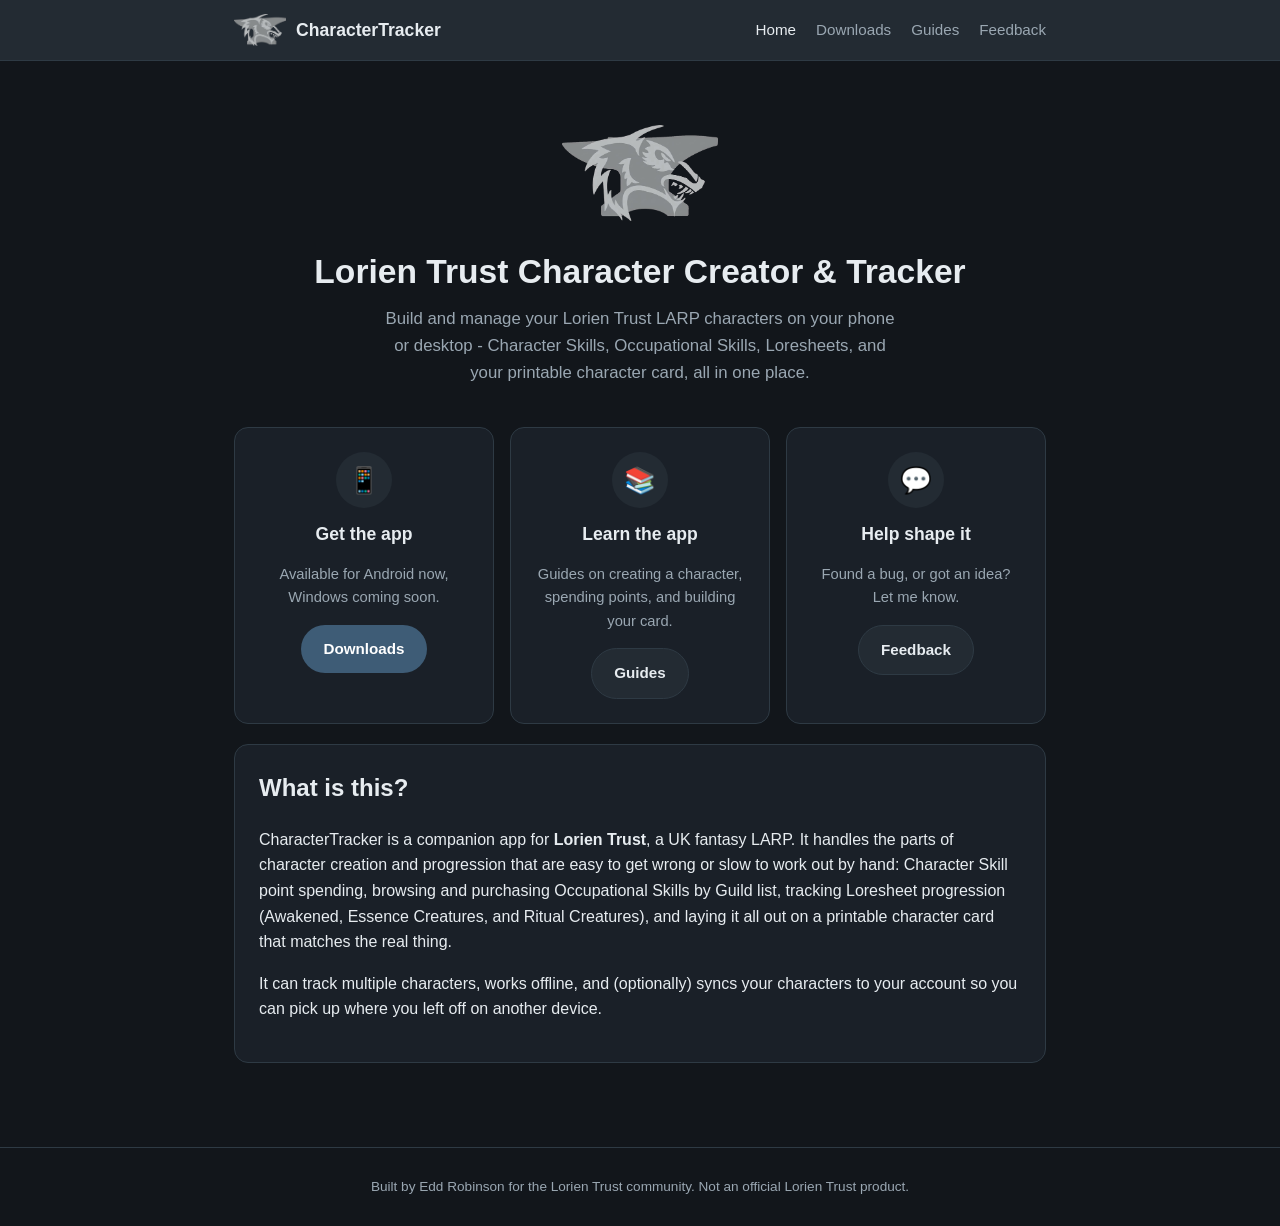
<file: index.html>
<!DOCTYPE html>
<html lang="en">
<head>
<meta charset="UTF-8">
<meta name="viewport" content="width=device-width, initial-scale=1.0">
<title>CharacterTracker</title>
<meta name="description" content="Create and track your Lorien Trust LARP characters, on Android and Windows.">
<link rel="icon" href="assets/morgris.png">
<link rel="stylesheet" href="styles.css">
</head>
<body>

<header class="site-header">
    <div class="nav-inner">
        <a class="brand" href="index.html">
            <img src="assets/morgris.png" alt="Morgris logo">
            CharacterTracker
        </a>
        <nav class="site-nav">
            <a href="index.html" class="active">Home</a>
            <a href="downloads.html">Downloads</a>
            <a href="guides.html">Guides</a>
            <a href="feedback.html">Feedback</a>
        </nav>
    </div>
</header>

<main>
    <div class="hero">
        <img class="hero-logo" src="assets/morgris.png" alt="Morgris logo">
        <h1>Lorien Trust Character Creator &amp; Tracker</h1>
        <p class="subtitle">
            Build and manage your Lorien Trust LARP characters on your phone or desktop -
            Character Skills, Occupational Skills, Loresheets, and your printable character
            card, all in one place.
        </p>
    </div>

    <div class="container">

        <div class="card-grid">
            <div class="card center">
                <div class="icon-circle">&#128241;</div>
                <h2 style="font-size:1.1rem;">Get the app</h2>
                <p style="color:var(--text-dim); font-size:0.92rem;">
                    Available for Android now, Windows coming soon.
                </p>
                <a class="btn btn-filled" href="downloads.html">Downloads</a>
            </div>

            <div class="card center">
                <div class="icon-circle">&#128218;</div>
                <h2 style="font-size:1.1rem;">Learn the app</h2>
                <p style="color:var(--text-dim); font-size:0.92rem;">
                    Guides on creating a character, spending points, and building your card.
                </p>
                <a class="btn btn-tonal" href="guides.html">Guides</a>
            </div>

            <div class="card center">
                <div class="icon-circle">&#128172;</div>
                <h2 style="font-size:1.1rem;">Help shape it</h2>
                <p style="color:var(--text-dim); font-size:0.92rem;">
                    Found a bug, or got an idea? Let me know.
                </p>
                <a class="btn btn-tonal" href="feedback.html">Feedback</a>
            </div>
        </div>

        <div class="card">
            <h2>What is this?</h2>
            <p>
                CharacterTracker is a companion app for <strong>Lorien Trust</strong>, a UK
                fantasy LARP. It handles the parts of character creation and progression that
                are easy to get wrong or slow to work out by hand: Character Skill point
                spending, browsing and purchasing Occupational Skills by Guild list, tracking
                Loresheet progression (Awakened, Essence Creatures, and Ritual Creatures), and
                laying it all out on a printable character card that matches the real thing.
            </p>
            <p>
                It can track multiple characters, works offline, and (optionally) syncs your
                characters to your account so you can pick up where you left off on another
                device.
            </p>
        </div>

    </div>
</main>

<footer class="site-footer">
    Built by Edd Robinson for the Lorien Trust community. Not an official Lorien Trust product.
</footer>

</body>
</html>
</file>
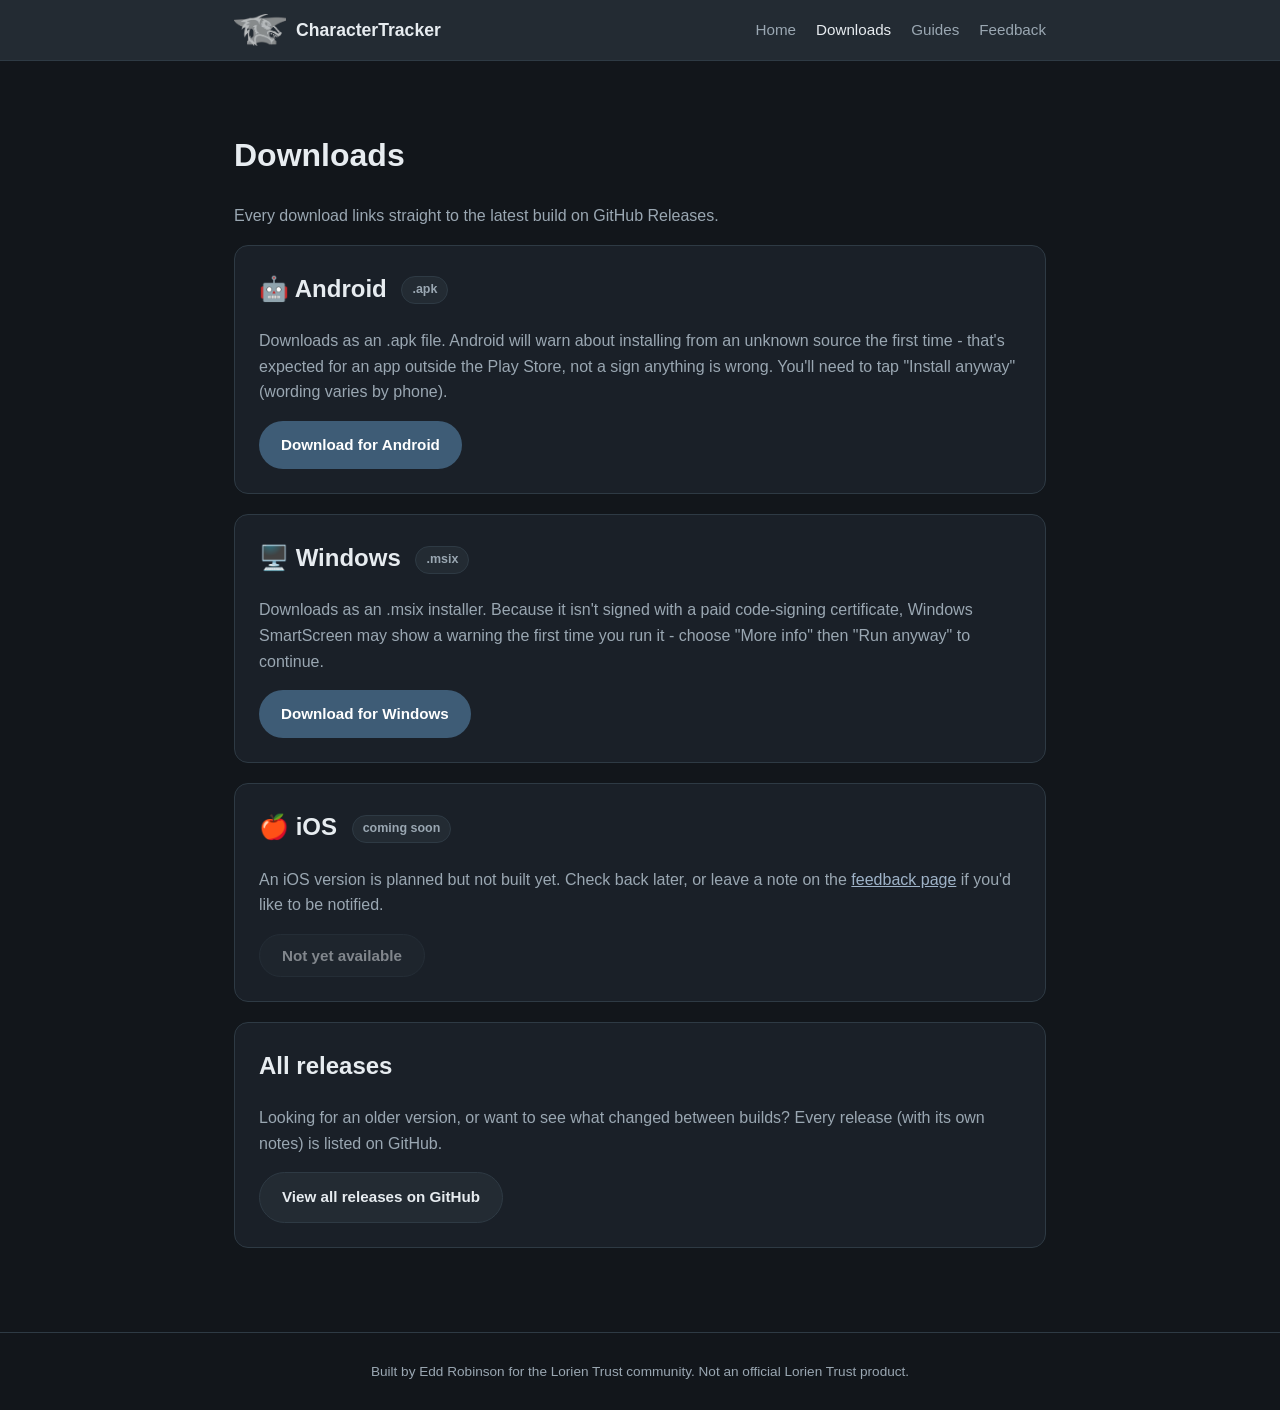
<file: downloads.html>
<!DOCTYPE html>
<html lang="en">
<head>
<meta charset="UTF-8">
<meta name="viewport" content="width=device-width, initial-scale=1.0">
<title>Downloads - CharacterTracker</title>
<link rel="icon" href="assets/morgris.png">
<link rel="stylesheet" href="styles.css">
</head>
<body>

<header class="site-header">
    <div class="nav-inner">
        <a class="brand" href="index.html">
            <img src="assets/morgris.png" alt="Morgris logo">
            CharacterTracker
        </a>
        <nav class="site-nav">
            <a href="index.html">Home</a>
            <a href="downloads.html" class="active">Downloads</a>
            <a href="guides.html">Guides</a>
            <a href="feedback.html">Feedback</a>
        </nav>
    </div>
</header>

<main>
    <div class="container" style="padding-top:40px;">

        <h1>Downloads</h1>
        <p style="color:var(--text-dim);">
            Every download links straight to the latest build on GitHub Releases.
        </p>

        <!-- ====================================================================
             EDD: each button below points at a GitHub Release asset. Replace
             YOUR-GITHUB-USERNAME and REPO-NAME in the href with your real
             values once you've created a release and uploaded the file - see
             SETUP-INSTRUCTIONS.md, step "Publishing app downloads". Until
             then these are placeholders and won't point anywhere real.
             ==================================================================== -->

        <div class="card">
            <h2>&#129302; Android <span class="tag">.apk</span></h2>
            <p style="color:var(--text-dim);">
                Downloads as an .apk file. Android will warn about installing from an unknown
                source the first time - that's expected for an app outside the Play Store, not
                a sign anything is wrong. You'll need to tap "Install anyway" (wording varies by
                phone).
            </p>
            <a class="btn btn-filled" href="https://github.com/YOUR-GITHUB-USERNAME/REPO-NAME/releases/latest/download/CharacterTracker.apk">
                Download for Android
            </a>
        </div>

        <div class="card">
            <h2>&#128421;&#65039; Windows <span class="tag">.msix</span></h2>
            <p style="color:var(--text-dim);">
                Downloads as an .msix installer. Because it isn't signed with a paid code-signing
                certificate, Windows SmartScreen may show a warning the first time you run it -
                choose "More info" then "Run anyway" to continue.
            </p>
            <a class="btn btn-filled" href="https://github.com/YOUR-GITHUB-USERNAME/REPO-NAME/releases/latest/download/CharacterTracker.msix">
                Download for Windows
            </a>
        </div>

        <div class="card">
            <h2>&#127822; iOS <span class="tag">coming soon</span></h2>
            <p style="color:var(--text-dim);">
                An iOS version is planned but not built yet. Check back later, or leave a note on
                the <a href="feedback.html">feedback page</a> if you'd like to be notified.
            </p>
            <button class="btn btn-tonal" disabled>Not yet available</button>
        </div>

        <div class="card">
            <h2>All releases</h2>
            <p style="color:var(--text-dim);">
                Looking for an older version, or want to see what changed between builds? Every
                release (with its own notes) is listed on GitHub.
            </p>
            <a class="btn btn-tonal" href="https://github.com/YOUR-GITHUB-USERNAME/REPO-NAME/releases">
                View all releases on GitHub
            </a>
        </div>

    </div>
</main>

<footer class="site-footer">
    Built by Edd Robinson for the Lorien Trust community. Not an official Lorien Trust product.
</footer>

</body>
</html>
</file>
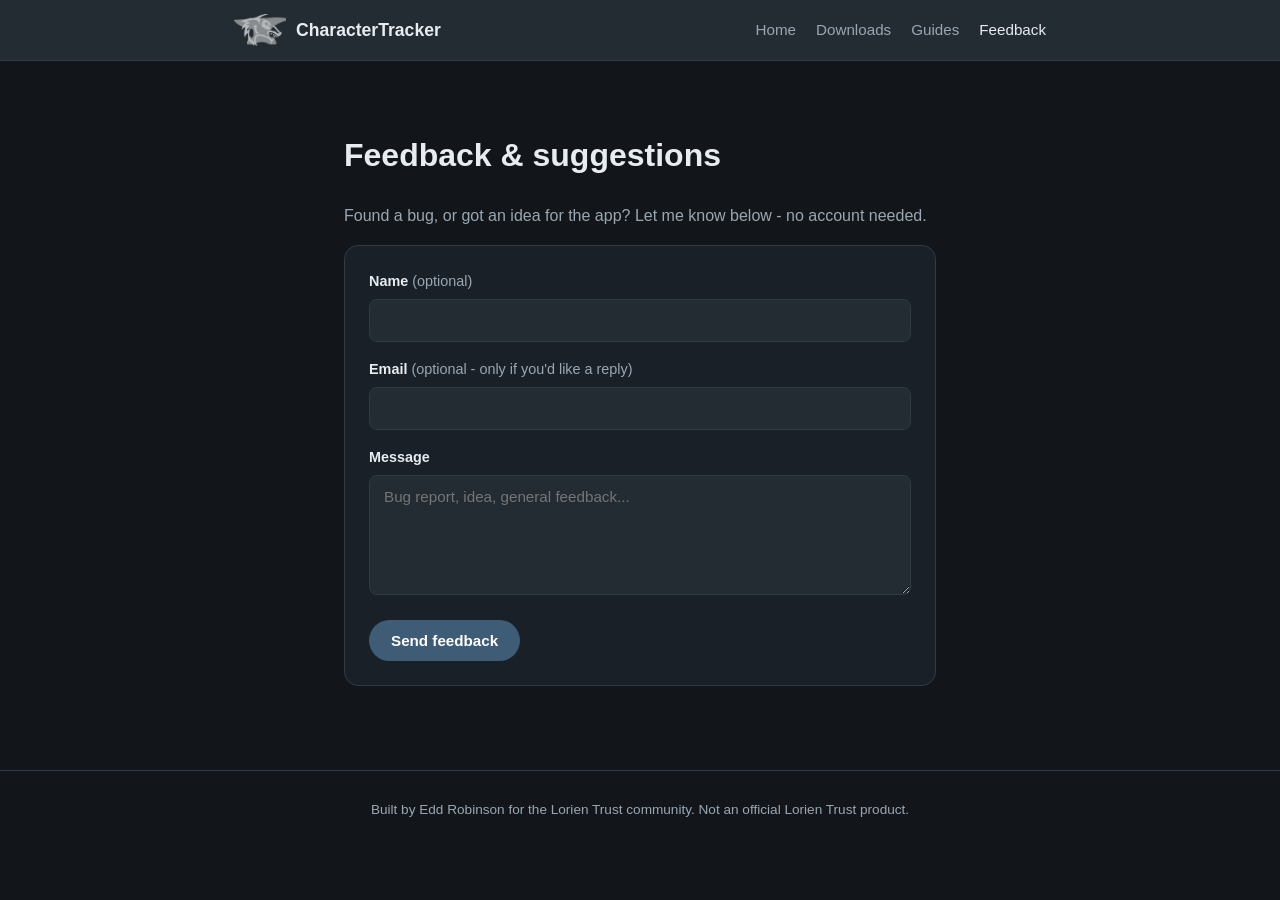
<file: feedback.html>
<!DOCTYPE html>
<html lang="en">
<head>
<meta charset="UTF-8">
<meta name="viewport" content="width=device-width, initial-scale=1.0">
<title>Feedback - CharacterTracker</title>
<link rel="icon" href="assets/morgris.png">
<link rel="stylesheet" href="styles.css">
</head>
<body>

<header class="site-header">
    <div class="nav-inner">
        <a class="brand" href="index.html">
            <img src="assets/morgris.png" alt="Morgris logo">
            CharacterTracker
        </a>
        <nav class="site-nav">
            <a href="index.html">Home</a>
            <a href="downloads.html">Downloads</a>
            <a href="guides.html">Guides</a>
            <a href="feedback.html" class="active">Feedback</a>
        </nav>
    </div>
</header>

<main>
    <div class="container" style="padding-top:40px; max-width:640px;">

        <h1>Feedback &amp; suggestions</h1>
        <p style="color:var(--text-dim);">
            Found a bug, or got an idea for the app? Let me know below - no account needed.
        </p>

        <div class="card">
            <form id="feedback-form">
                <label for="name">Name <span style="font-weight:400; color:var(--text-dim);">(optional)</span></label>
                <input type="text" id="name" name="name" autocomplete="name">

                <label for="email">Email <span style="font-weight:400; color:var(--text-dim);">(optional - only if you'd like a reply)</span></label>
                <input type="email" id="email" name="email" autocomplete="email">

                <label for="message">Message</label>
                <textarea id="message" name="message" required placeholder="Bug report, idea, general feedback..."></textarea>

                <div style="margin-top:18px;">
                    <button type="submit" class="btn btn-filled" id="submit-btn">Send feedback</button>
                </div>

                <p id="status-line" class="status-line" style="display:none;"></p>
            </form>
        </div>

    </div>
</main>

<footer class="site-footer">
    Built by Edd Robinson for the Lorien Trust community. Not an official Lorien Trust product.
</footer>

<script>
// ============================================================================
// EDD: fill in your Supabase project's URL and anon (public) key below - the
// same two values the app itself uses to talk to Supabase. Find them in the
// Supabase dashboard under Project Settings -> API. The anon key is *meant*
// to be public (it's what the app itself ships with too) - it's safe to put
// here as long as the "feedback" table's Row Level Security policy stays
// insert-only, which supabase-feedback-schema.sql sets up for you. See
// SETUP-INSTRUCTIONS.md for the full walkthrough.
// ============================================================================
const SUPABASE_URL = "https://YOUR-PROJECT-REF.supabase.co";
const SUPABASE_ANON_KEY = "YOUR-ANON-KEY-HERE";

const form = document.getElementById("feedback-form");
const statusLine = document.getElementById("status-line");
const submitBtn = document.getElementById("submit-btn");

function showStatus(message, isError) {
    statusLine.textContent = message;
    statusLine.className = "status-line " + (isError ? "error" : "success");
    statusLine.style.display = "block";
}

form.addEventListener("submit", async function (event) {
    event.preventDefault();

    const name = document.getElementById("name").value.trim();
    const email = document.getElementById("email").value.trim();
    const message = document.getElementById("message").value.trim();

    if (!message) {
        showStatus("Please enter a message before sending.", true);
        return;
    }

    submitBtn.disabled = true;
    submitBtn.textContent = "Sending...";

    try {
        const response = await fetch(SUPABASE_URL + "/rest/v1/feedback", {
            method: "POST",
            headers: {
                "Content-Type": "application/json",
                "apikey": SUPABASE_ANON_KEY,
                "Authorization": "Bearer " + SUPABASE_ANON_KEY,
                "Prefer": "return=minimal"
            },
            body: JSON.stringify({
                name: name || null,
                email: email || null,
                message: message,
                page_url: window.location.href
            })
        });

        if (!response.ok) {
            const errorText = await response.text();
            throw new Error(errorText || ("Request failed with status " + response.status));
        }

        form.reset();
        showStatus("Thanks - your feedback has been sent!", false);
    } catch (err) {
        console.error(err);
        showStatus("Something went wrong sending your feedback. Please try again in a moment.", true);
    } finally {
        submitBtn.disabled = false;
        submitBtn.textContent = "Send feedback";
    }
});
</script>

</body>
</html>
</file>
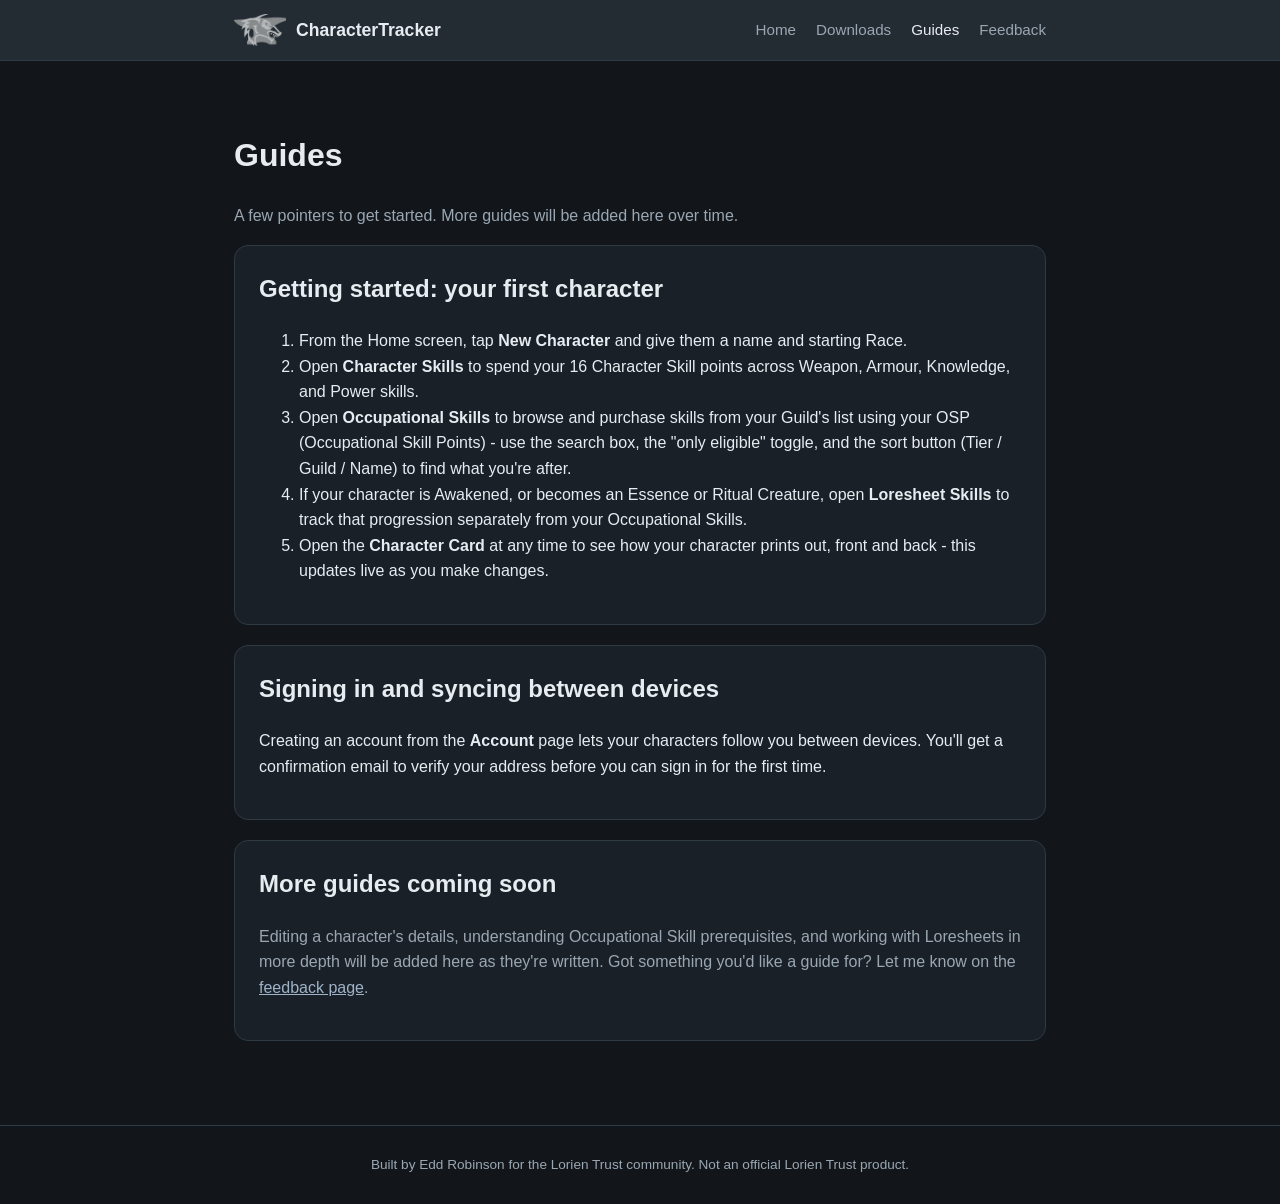
<file: guides.html>
<!DOCTYPE html>
<html lang="en">
<head>
<meta charset="UTF-8">
<meta name="viewport" content="width=device-width, initial-scale=1.0">
<title>Guides - CharacterTracker</title>
<link rel="icon" href="assets/morgris.png">
<link rel="stylesheet" href="styles.css">
</head>
<body>

<header class="site-header">
    <div class="nav-inner">
        <a class="brand" href="index.html">
            <img src="assets/morgris.png" alt="Morgris logo">
            CharacterTracker
        </a>
        <nav class="site-nav">
            <a href="index.html">Home</a>
            <a href="downloads.html">Downloads</a>
            <a href="guides.html" class="active">Guides</a>
            <a href="feedback.html">Feedback</a>
        </nav>
    </div>
</header>

<main>
    <div class="container" style="padding-top:40px;">

        <h1>Guides</h1>
        <p style="color:var(--text-dim);">
            <!-- EDD: this page is a starting skeleton with one guide filled in as an example.
                 Add more <div class="card">...</div> blocks below in the same shape for each
                 new guide - no build step, just edit this file directly. -->
            A few pointers to get started. More guides will be added here over time.
        </p>

        <div class="card">
            <h2>Getting started: your first character</h2>
            <ol>
                <li>From the Home screen, tap <strong>New Character</strong> and give them a
                    name and starting Race.</li>
                <li>Open <strong>Character Skills</strong> to spend your 16 Character Skill
                    points across Weapon, Armour, Knowledge, and Power skills.</li>
                <li>Open <strong>Occupational Skills</strong> to browse and purchase skills from
                    your Guild's list using your OSP (Occupational Skill Points) - use the
                    search box, the "only eligible" toggle, and the sort button (Tier / Guild /
                    Name) to find what you're after.</li>
                <li>If your character is Awakened, or becomes an Essence or Ritual Creature,
                    open <strong>Loresheet Skills</strong> to track that progression separately
                    from your Occupational Skills.</li>
                <li>Open the <strong>Character Card</strong> at any time to see how your
                    character prints out, front and back - this updates live as you make
                    changes.</li>
            </ol>
        </div>

        <div class="card">
            <h2>Signing in and syncing between devices</h2>
            <p>
                Creating an account from the <strong>Account</strong> page lets your characters
                follow you between devices. You'll get a confirmation email to verify your
                address before you can sign in for the first time.
            </p>
        </div>

        <div class="card">
            <h2>More guides coming soon</h2>
            <p style="color:var(--text-dim);">
                Editing a character's details, understanding Occupational Skill prerequisites,
                and working with Loresheets in more depth will be added here as they're
                written. Got something you'd like a guide for? Let me know on the
                <a href="feedback.html">feedback page</a>.
            </p>
        </div>

    </div>
</main>

<footer class="site-footer">
    Built by Edd Robinson for the Lorien Trust community. Not an official Lorien Trust product.
</footer>

</body>
</html>
</file>
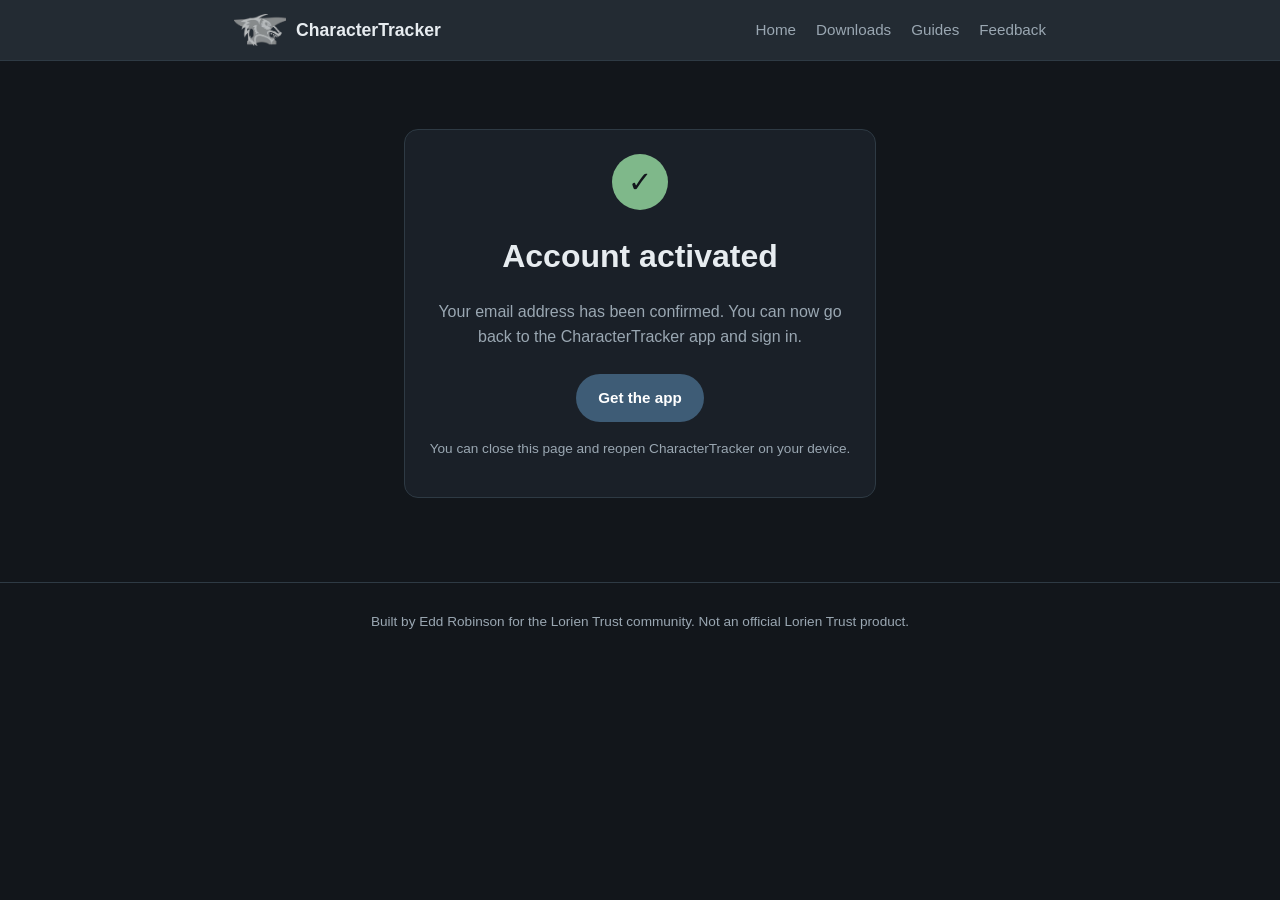
<file: verify.html>
<!DOCTYPE html>
<html lang="en">
<head>
<meta charset="UTF-8">
<meta name="viewport" content="width=device-width, initial-scale=1.0">
<title>Account Activated - CharacterTracker</title>
<link rel="icon" href="assets/morgris.png">
<link rel="stylesheet" href="styles.css">
</head>
<body>

<header class="site-header">
    <div class="nav-inner">
        <a class="brand" href="index.html">
            <img src="assets/morgris.png" alt="Morgris logo">
            CharacterTracker
        </a>
        <nav class="site-nav">
            <a href="index.html">Home</a>
            <a href="downloads.html">Downloads</a>
            <a href="guides.html">Guides</a>
            <a href="feedback.html">Feedback</a>
        </nav>
    </div>
</header>

<main>
    <div class="container" style="padding-top:60px; max-width:520px;">
        <div class="card center">
            <div class="icon-circle" style="background:var(--success); color:#12161B; font-size:1.8rem;">&#10003;</div>
            <h1 style="margin-bottom:8px;">Account activated</h1>
            <p style="color:var(--text-dim);">
                Your email address has been confirmed. You can now go back to the
                CharacterTracker app and sign in.
            </p>
            <p style="margin-top:24px;">
                <a class="btn btn-filled" href="downloads.html">Get the app</a>
            </p>
            <p style="margin-top:12px; font-size:0.85rem; color:var(--text-dim);">
                You can close this page and reopen CharacterTracker on your device.
            </p>
        </div>
    </div>
</main>

<footer class="site-footer">
    Built by Edd Robinson for the Lorien Trust community. Not an official Lorien Trust product.
</footer>

</body>
</html>
</file>
<file: styles.css>
/* ============================================================================
   CharacterTracker website - shared styles
   Palette matches the Android app's "Slate & Steel" re-theme (see
   Resources/Styles/Colors.xaml in the app repo) so the website and app feel
   like one product: cool charcoal/slate backgrounds, steel-blue accents.
   ============================================================================ */

:root {
    --bg: #12161B;
    --bg-secondary: #232B33;
    --bg-card: #1A2028;
    --text: #E7ECF0;
    --text-dim: #9AA7B2;
    --accent: #9FB3C8;
    --accent-strong: #3E5C76;
    --border: #2E3A44;
    --success: #7FB88A;
    --error: #D98C8C;
}

* {
    box-sizing: border-box;
}

body {
    margin: 0;
    font-family: -apple-system, BlinkMacSystemFont, "Segoe UI", Roboto, Helvetica, Arial, sans-serif;
    background: var(--bg);
    color: var(--text);
    line-height: 1.6;
}

a {
    color: var(--accent);
}

.container {
    max-width: 860px;
    margin: 0 auto;
    padding: 0 24px;
}

/* ---- Top nav ---- */

header.site-header {
    border-bottom: 1px solid var(--border);
    background: var(--bg-secondary);
}

.nav-inner {
    display: flex;
    align-items: center;
    justify-content: space-between;
    padding: 14px 24px;
    max-width: 860px;
    margin: 0 auto;
    flex-wrap: wrap;
    gap: 12px;
}

.brand {
    display: flex;
    align-items: center;
    gap: 10px;
    text-decoration: none;
    color: var(--text);
    font-weight: 700;
    font-size: 1.1rem;
}

.brand img {
    height: 32px;
    width: auto;
}

nav.site-nav {
    display: flex;
    gap: 20px;
    flex-wrap: wrap;
}

nav.site-nav a {
    color: var(--text-dim);
    text-decoration: none;
    font-weight: 500;
    font-size: 0.95rem;
}

nav.site-nav a:hover,
nav.site-nav a.active {
    color: var(--text);
}

/* ---- Hero ---- */

.hero {
    text-align: center;
    padding: 56px 24px 40px;
}

.hero img.hero-logo {
    height: 96px;
    width: auto;
    margin-bottom: 16px;
}

.hero h1 {
    font-size: 2.1rem;
    margin: 0 0 8px;
}

.hero p.subtitle {
    color: var(--text-dim);
    font-size: 1.05rem;
    max-width: 520px;
    margin: 0 auto;
}

/* ---- Cards / sections ---- */

main {
    padding: 8px 0 64px;
}

.card {
    background: var(--bg-card);
    border: 1px solid var(--border);
    border-radius: 14px;
    padding: 24px;
    margin-bottom: 20px;
}

.card h2 {
    margin-top: 0;
}

.card-grid {
    display: grid;
    grid-template-columns: repeat(auto-fit, minmax(220px, 1fr));
    gap: 16px;
}

/* ---- Buttons ---- */

.btn {
    display: inline-flex;
    align-items: center;
    gap: 8px;
    padding: 12px 22px;
    border-radius: 999px;
    text-decoration: none;
    font-weight: 600;
    font-size: 0.95rem;
    border: none;
    cursor: pointer;
}

.btn-filled {
    background: var(--accent-strong);
    color: #fff;
}

.btn-filled:hover {
    background: #4a6c8b;
}

.btn-tonal {
    background: var(--bg-secondary);
    color: var(--text);
    border: 1px solid var(--border);
}

.btn-tonal:hover {
    border-color: var(--accent);
}

.btn[disabled] {
    opacity: 0.5;
    cursor: not-allowed;
}

/* ---- Forms ---- */

label {
    display: block;
    font-weight: 600;
    font-size: 0.9rem;
    margin: 16px 0 6px;
}

label:first-of-type {
    margin-top: 0;
}

input[type="text"],
input[type="email"],
textarea {
    width: 100%;
    padding: 12px 14px;
    border-radius: 8px;
    border: 1px solid var(--border);
    background: var(--bg-secondary);
    color: var(--text);
    font-family: inherit;
    font-size: 0.95rem;
}

textarea {
    resize: vertical;
    min-height: 120px;
}

input:focus,
textarea:focus {
    outline: none;
    border-color: var(--accent);
}

.status-line {
    margin-top: 14px;
    font-weight: 600;
    font-size: 0.9rem;
}

.status-line.success {
    color: var(--success);
}

.status-line.error {
    color: var(--error);
}

/* ---- Misc ---- */

.tag {
    display: inline-block;
    background: var(--bg-secondary);
    border: 1px solid var(--border);
    color: var(--text-dim);
    font-size: 0.78rem;
    padding: 3px 10px;
    border-radius: 999px;
    margin-left: 8px;
    vertical-align: middle;
}

.center {
    text-align: center;
}

.icon-circle {
    width: 56px;
    height: 56px;
    border-radius: 50%;
    background: var(--bg-secondary);
    display: flex;
    align-items: center;
    justify-content: center;
    font-size: 1.6rem;
    margin: 0 auto 12px;
}

footer.site-footer {
    border-top: 1px solid var(--border);
    padding: 28px 24px;
    text-align: center;
    color: var(--text-dim);
    font-size: 0.85rem;
}
</file>
